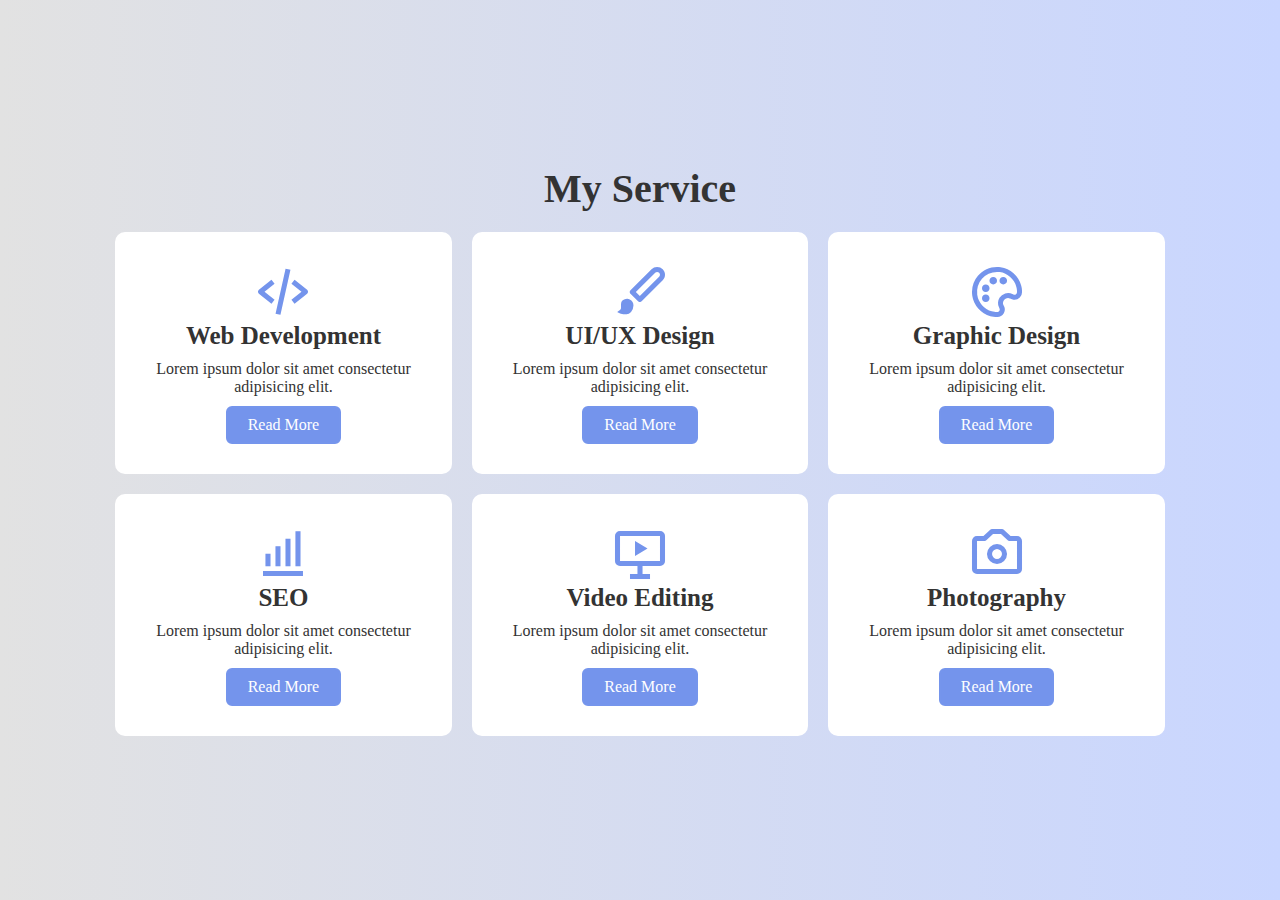
<file: 20250322/과제1/index.html>
<!DOCTYPE html>
<html lang="en">
<head>
    <meta charset="UTF-8">
    <meta name="viewport" content="width=device-width, initial-scale=1.0">
    <title>과제1</title>
    <link rel="stylesheet" href="assets/css/style.css">
    <link href='https://unpkg.com/boxicons@2.1.4/css/boxicons.min.css' rel='stylesheet'>
</head>
<body>
    <section class="service">
        <h1 class="heading">My Service</h1>
        <div class="wrapper">
            <div class="box">
                <i class='bx bx-code-alt' ></i>
                <h2>Web Development</h2>
                <p>Lorem ipsum dolor sit amet consectetur adipisicing elit.</p>
                <a href="#" class="btn">Read More</a>
            </div>

            <div class="box">
                <i class='bx bxs-paint'></i>
                <h2>UI/UX Design</h2>
                <p>Lorem ipsum dolor sit amet consectetur adipisicing elit.</p>
                <a href="#" class="btn">Read More</a>

            </div>

            <div class="box">
                <i class='bx bx-palette'></i>
                <h2>Graphic Design</h2>
                <p>Lorem ipsum dolor sit amet consectetur adipisicing elit.</p>
                <a href="#" class="btn">Read More</a>

            </div>

            <div class="box">
                <i class='bx bx-bar-chart-alt' ></i>
                <h2>SEO</h2>
                <p>Lorem ipsum dolor sit amet consectetur adipisicing elit.</p>
                <a href="#" class="btn">Read More</a>

            </div>

            <div class="box">
                <i class='bx bx-slideshow' ></i>
                <h2>Video Editing</h2>
                <p>Lorem ipsum dolor sit amet consectetur adipisicing elit.</p>
                <a href="#" class="btn">Read More</a>

            </div>

            <div class="box">
                <i class='bx bx-camera' ></i>
                <h2>Photography</h2>
                <p>Lorem ipsum dolor sit amet consectetur adipisicing elit.</p>
                <a href="#" class="btn">Read More</a>

            </div>
        </div>
    </section>
</html>
</file>
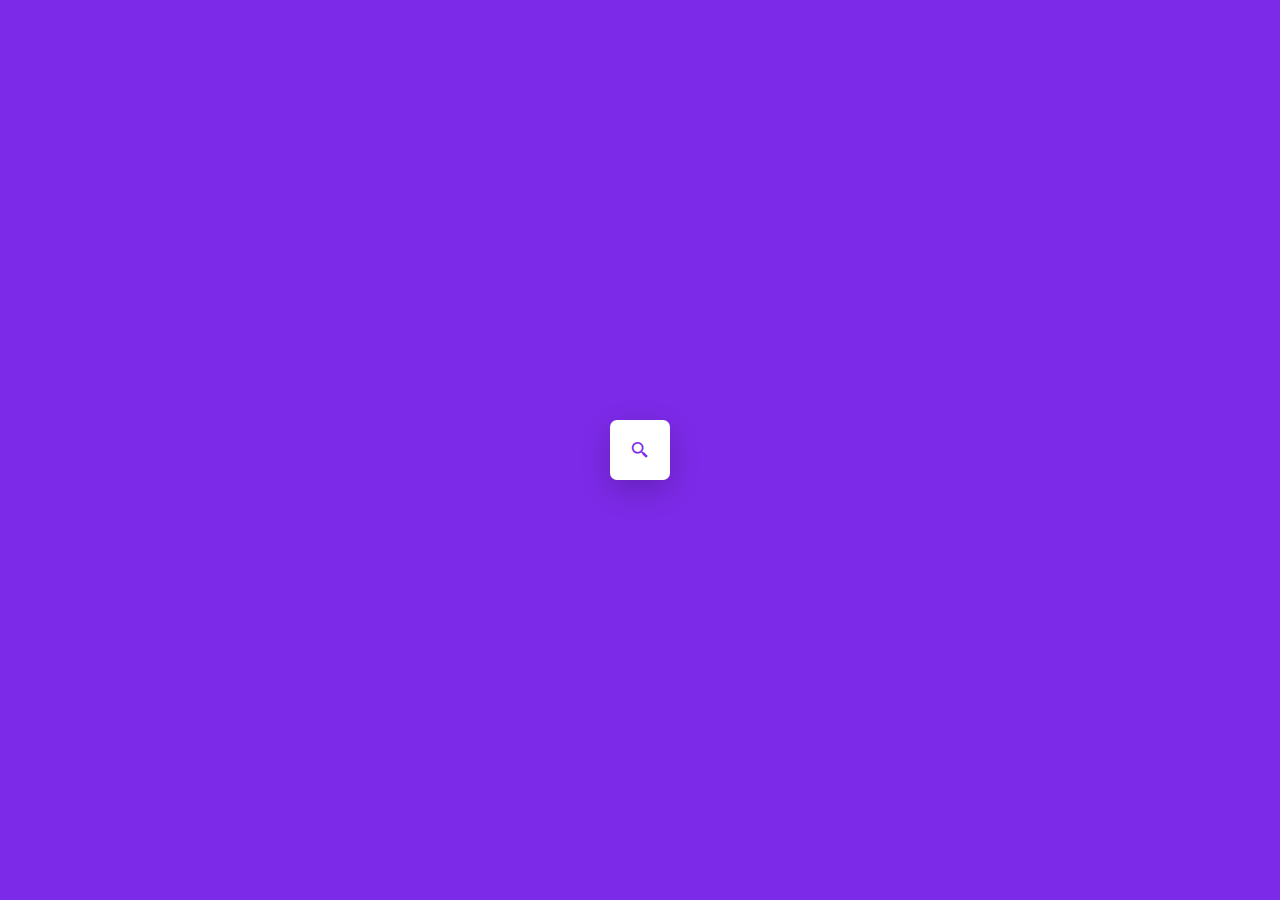
<file: 20250322/과제2/index.html>
<!DOCTYPE html>
<html lang="en">
<head>
    <meta charset="UTF-8">
    <meta name="viewport" content="width=device-width, initial-scale=1.0">
    <title>과제2</title>
    <link rel="stylesheet" href="assets/css/style.css">
    <link href='https://unpkg.com/boxicons@2.1.4/css/boxicons.min.css' rel='stylesheet'>
</head>
<body>
    <div class="wrapper">
        <input type="text" placeholder="search...">
        <i class='bx bx-search-alt-2'></i>
    </div>

</body>
</html>
</file>
<file: 20250322/과제1/assets/css/style.css>
*{
    padding: 0;
    margin: 0;
    box-sizing: border-box;
    font-family: 'pretendard';
}

.service{
    display: flex;
    flex-direction: column;
    justify-content: center;
    min-height: 100vh;
    padding: 20px 9%;
    background: linear-gradient(to right, #e2e2e2, #c9d6ff);
    color: #333;
    text-align: center;
}

.service .heading {
    font-size: 40px;
    margin-bottom: 20px;
}

.service .wrapper{
    display: grid;
    grid-template-columns: repeat(auto-fit, minmax(300px, 1fr));
    gap: 20px;
}

.wrapper .box{
    padding: 30px 20px;
    background: #fff;
    border-radius: 10px;
    transition: .5s;
}

.wrapper .box:hover{
    transform: scale(1.03);
    box-shadow: 0 0 20px rgba(0, 0, 0, .2);
}

.box i{
    font-size: 60px;
    color: #7494ec;
}


.box h2{
    font-size: 25px;
}

.box p{
    margin: 10px 0 10px;
}

.box .btn{
    display: inline-block;
    padding: 8px 20px;
    background: #7494ec;
    border: 2px solid #7595ec;
    border-radius: 6px;
    color: #fff;
    text-decoration: none;
    font-weight: 500;
    transition: .5s;
}

.box .btn:hover{
    background: transparent;
    color: #7494ec;
}

@media screen and (max-width:992px) {
    .service{
        padding: 20px 5%;
    }
}

@media screen and (max-width:350px){
    .service .wrapper{
        grid-template-columns: repeat(auto-fit, minmax(200px, 1fr));
    }
}
</file>
<file: 20250322/과제2/assets/css/style.css>
*{
    margin: 0;
    padding: 0;
    box-sizing: border-box;
    font-family: 'pretendard';
}

body{
    display: flex;
    justify-content: center;
    align-items: center;
    min-height: 100vh;
    background: #7d2ae8;
}

.wrapper {
    display: flex;
    justify-content: center;
    align-items: center;
    width: 60px;
    height: 60px;
    background: #fff;
    border-radius: 7px;
    padding: 10px 20px;
    box-shadow: 0 10px 30px rgba(0, 0, 0, .2);
    transition: .4s ease;
}

.wrapper:hover{
    width: 500px;
}

input {
    width: 100%;
    height: 100%;
    color: #7d2ae8;
    font-size: 18px;
    border: none;
    outline: none;
    background: transparent;
}

i {
    font-size: 20px;
    color: #7d2ae8;
    cursor: pointer;
}
</file>
